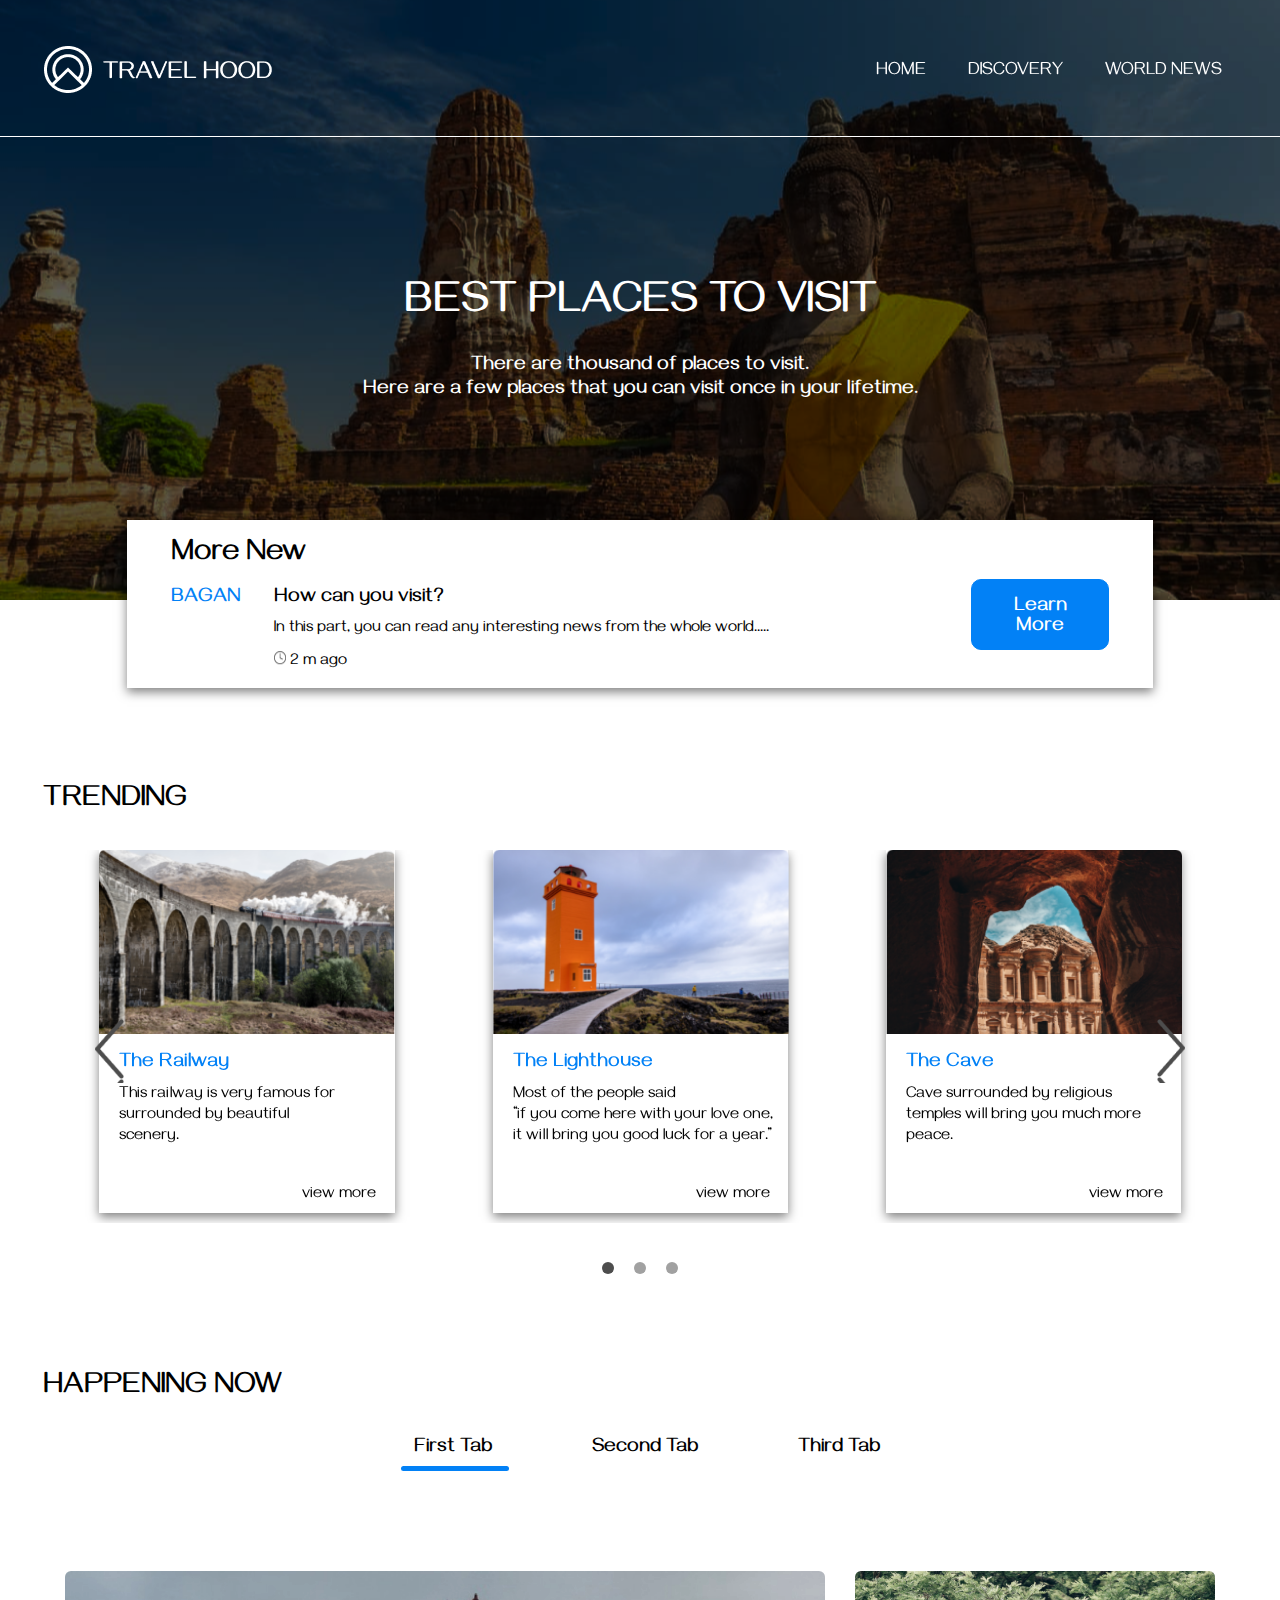
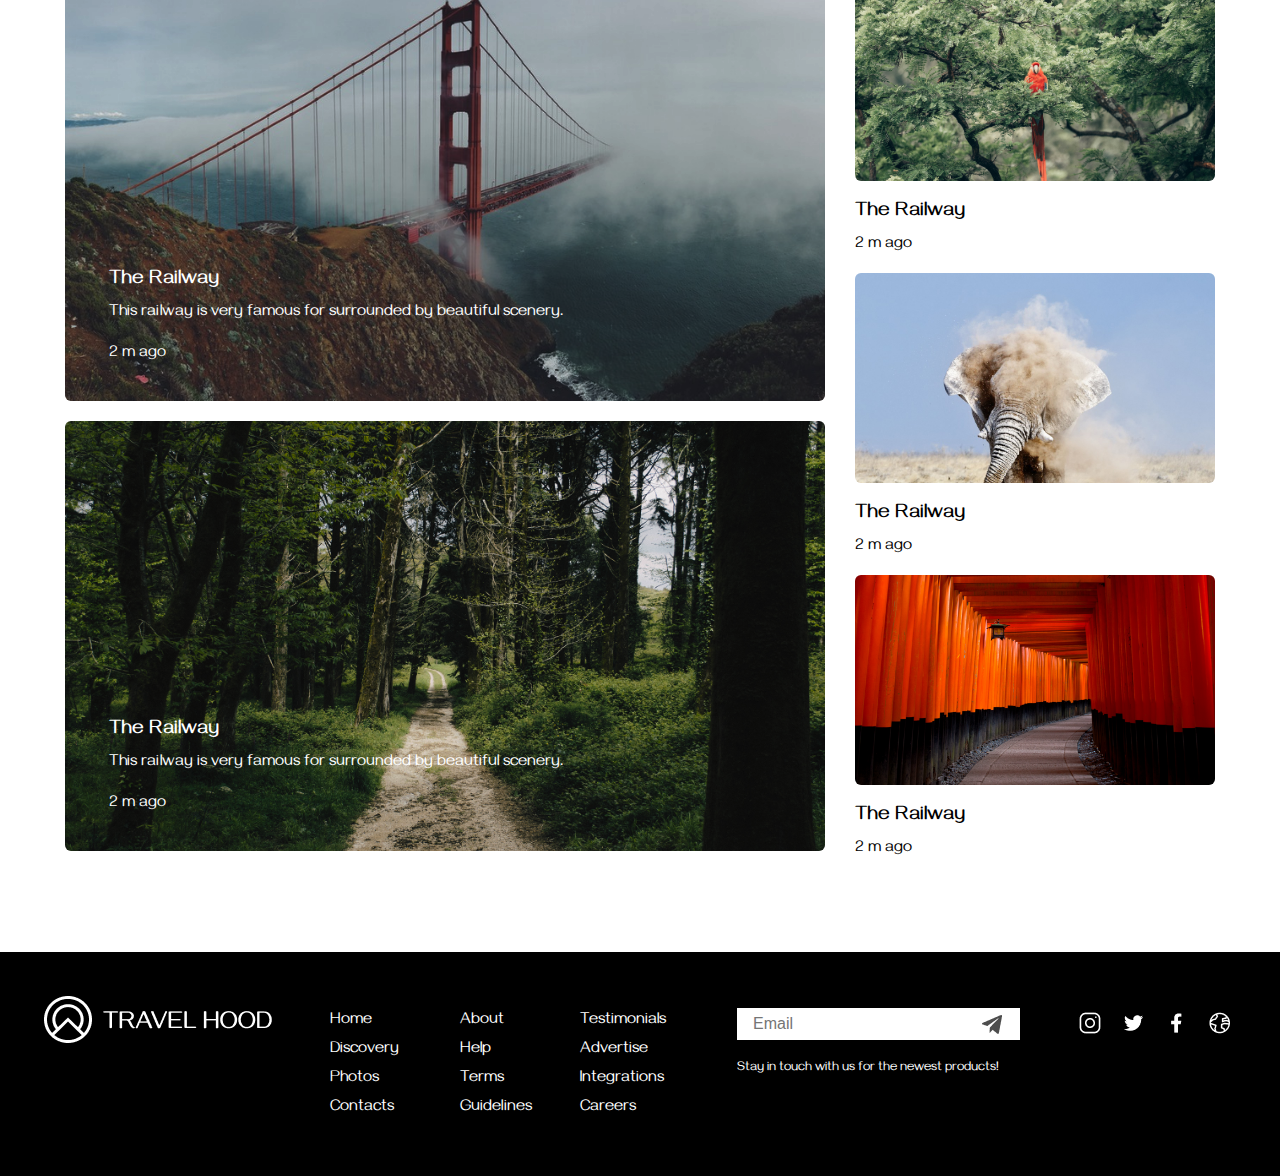
<file: index.html>
<!DOCTYPE html>
<html lang="en">

<head>
  <meta charset="UTF-8">
  <meta name="viewport" content="width=device-width, initial-scale=1.0">
  <title>Template 3</title>
  <link rel="stylesheet" href="css/reset.css">
  <link rel="stylesheet" href="css/slick.css">
  <link rel="stylesheet" href="css/common.css">
  <link rel="stylesheet" href="css/style.css">

</head>

<body>
  <div class="wrapper">
    <header>
      <div class="container">
          <h1><a href="#"><img src="img/common/original_logo.png" alt="logo"></a></h1>
          <div class="btn-gnavi">
              <span></span>
              <span></span>
              <span></span>
          </div>
          <ul class="gnav">
              <li><a href="#">HOME</a></li>
              <li><a href="discovery.html">DISCOVERY</a></li>
              <li><a href="news.html">WORLD NEWS</a></li>
          </ul>
      </div>
  </header>    <!--header-->
  
  
    <section class="sec-home-top container">
      <div class="home-banner">
        <div class="home-banner-inside">
          <h2 class="common-banner-title">BEST PLACES TO VISIT</h2>
          <p>There are thousand of places to visit.<br>
            Here are a few places that you can visit once in your lifetime.</p>
        </div>
        <div class="home-banner-float">
          <h3 class="common-title">More New</h3>
          <div class="home-banner-float-inner">
            <span class="home-banner-float-inner-left common-subtitle">BAGAN</span>
            <div class="home-banner-float-inner-middle">
              <h4>How can you visit?</h4>
              <p>In this part, you can read any interesting news from the whole world.....</p>
              <span class="common-time">2 m ago</span>
            </div>
            <p class="home-banner-float-inner-right"><a class="common-btn" href="#">Learn More</a></p>
          </div>
        </div>
      </div>
    </section><!--sec-home-top-->

    <section class="sec-home-trending container">
      <h3 class="common-title">TRENDING</h3>
      <ul class="trending">
        <li>
          <img src="img/top/trending_02.png" alt="trending">
          <h4 class="common-subtitle">The Lighthouse</h4>
          <p>Most of the people said<br class="pc">
            “if you come here with your love one,<br class="pc">
            it will bring you good luck for a year.”</p>
          <span>view more</span>
        </li>
        <li>
          <img src="img/top/trending_03.png" alt="trending">
          <h4 class="common-subtitle">The Cave</h4>
          <p>Cave surrounded by religious<br>
            temples will bring you much more
            peace.</p>
          <span>view more</span>
        </li>
        <li>
          <img src="img/top/trending_01.png" alt="trending">
          <h4 class="common-subtitle">The Railway</h4>
          <p>This railway is very famous for <br>
            surrounded by beautiful <br>
            scenery.</p>
          <span>view more</span>
        </li>
      </ul>
    </section> <!--sec-home-trending-->

    <section class="sec-home-happening container">
      <h3 class="common-title">HAPPENING NOW</h3>
      <div class="tab">
        <ul class="tab-nav">
          <li class="tab-button">
            <a href="#first-tab">First Tab</a>
          </li>
          <li class="tab-button">
            <a href="#second-tab">Second Tab</a>
          </li>
          <li class="tab-button">
            <a href="#third-tab">Third Tab</a>
          </li>
        </ul>

        <div id="tab-contents">
          <div class="tab-content" id="first-tab">
            <ul class="tab-item-left">
              <li>
                <div class="tab-img">
                  <img src="img/top/first_tap_img1.png" alt="tab-photo">
                  <div class="tab-img-letter">
                    <h4 class="common-subtitle">The Railway</h4>
                    <p>This railway is very famous for surrounded by beautiful scenery.</p>
                    <span class="common-time">2 m ago</span>
                  </div>
                </div>
              </li>
              <li>
                <div class="tab-img">
                  <img src="img/top/first_tap_img2.png" alt="tab-photo">
                  <div class="tab-img-letter">
                    <h4 class="common-subtitle">The Railway</h4>
                    <p>This railway is very famous for surrounded by beautiful scenery.</p>
                    <span class="common-time">2 m ago</span>
                  </div>
                </div>
              </li>
            </ul>
            <ul class="tab-item-right">
              <li>
                <div class="tab-img">
                  <img src="img/top/first_tap_img3.png" alt="tab-photo">
                  <div class="tab-img-letter">
                    <h4 class="common-subtitle">The Railway</h4>
                    <span class="common-time">2 m ago</span>
                  </div>
                </div>
              </li>
              <li>
                <div class="tab-img">
                  <img src="img/top/first_tap_img4.png" alt="tab-photo">
                  <div class="tab-img-letter">
                    <h4 class="common-subtitle">The Railway</h4>
                    <span class="common-time">2 m ago</span>
                  </div>
                </div>
              </li>
              <li>
                <div class="tab-img">
                  <img src="img/top/first_tap_img5.png" alt="tab-photo">
                  <div class="tab-img-letter">
                    <h4 class="common-subtitle">The Railway</h4>
                    <span class="common-time">2 m ago</span>
                  </div>
                </div>
              </li>
            </ul>
          </div>
          <div class="tab-content" id="second-tab">
            <ul class="tab-item-left">
              <li>
                <div class="tab-img">
                  <img src="img/top/second_tap_img1.png" alt="tab-photo">
                  <div class="tab-img-letter">
                    <h4 class="common-subtitle">The Railway</h4>
                    <p>This railway is very famous for surrounded by beautiful scenery.</p>
                    <span class="common-time">2 m ago</span>
                  </div>
                </div>
              </li>
              <li>
                <div class="tab-img">
                  <img src="img/top/second_tap_img2.png" alt="tab-photo">
                  <div class="tab-img-letter">
                    <h4 class="common-subtitle">The Railway</h4>
                    <p>This railway is very famous for surrounded by beautiful scenery.</p>
                    <span class="common-time">2 m ago</span>
                  </div>
                </div>
              </li>
            </ul>
            <ul class="tab-item-right">
              <li>
                <div class="tab-img">
                  <img src="img/top/second_tap_img3.png" alt="tab-photo">
                  <div class="tab-img-letter">
                    <h4 class="common-subtitle">The Railway</h4>
                    <span class="common-time">2 m ago</span>
                  </div>
                </div>
              </li>
              <li>
                <div class="tab-img">
                  <img src="img/top/second_tap_img4.png" alt="tab-photo">
                  <div class="tab-img-letter">
                    <h4 class="common-subtitle">The Railway</h4>
                    <span class="common-time">2 m ago</span>
                  </div>
                </div>
              </li>
              <li>
                <div class="tab-img">
                  <img src="img/top/second_tap_img5.png" alt="tab-photo">
                  <div class="tab-img-letter">
                    <h4 class="common-subtitle">The Railway</h4>
                    <span class="common-time">2 m ago</span>
                  </div>
                </div>
              </li>
            </ul>
          </div>
          <div class="tab-content" id="third-tab">
            <ul class="tab-item-left">
              <li>
                <div class="tab-img">
                  <img src="img/top/third_tap_img1.png" alt="tab-photo">
                  <div class="tab-img-letter">
                    <h4 class="common-subtitle">The Railway</h4>
                    <p>This railway is very famous for surrounded by beautiful scenery.</p>
                    <span class="common-time">2 m ago</span>
                  </div>
                </div>
              </li>
              <li>
                <div class="tab-img">
                  <img src="img/top/third_tap_img2.png" alt="tab-photo">
                  <div class="tab-img-letter">
                    <h4 class="common-subtitle">The Railway</h4>
                    <p>This railway is very famous for surrounded by beautiful scenery.</p>
                    <span class="common-time">2 m ago</span>
                  </div>
                </div>
              </li>
            </ul>
            <ul class="tab-item-right">
              <li>
                <div class="tab-img">
                  <img src="img/top/third_tap_img3.png" alt="tab-photo">
                  <div class="tab-img-letter">
                    <h4 class="common-subtitle">The Railway</h4>
                    <span class="common-time">2 m ago</span>
                  </div>
                </div>
              </li>
              <li>
                <div class="tab-img">
                  <img src="img/top/third_tap_img4.png" alt="tab-photo">
                  <div class="tab-img-letter">
                    <h4 class="common-subtitle">The Railway</h4>
                    <span class="common-time">2 m ago</span>
                  </div>
                </div>
              </li>
              <li>
                <div class="tab-img">
                  <img src="img/top/third_tap_img5.png" alt="tab-photo">
                  <div class="tab-img-letter">
                    <h4 class="common-subtitle">The Railway</h4>
                    <span class="common-time">2 m ago</span>
                  </div>
                </div>
              </li>
            </ul>
          </div>
        </div>
      </div>
    </section> <!--sec-home-happening-->

    <section class="sec-footer container">
      <h5 class="pc"><a href="#"><img src="img/common/original_logo.png" alt="logo"></a></h5>
      <h5 class="sp"><a href="#"><img src="img/common/sp_footer_logo.png" alt="logo"></a></h5>
      <ul class="categories">
        <li class="category">
          <ul>
            <li><a href="#">Home</a></li>
            <li><a href="discovery.html">Discovery</a></li>
            <li><a href="#">Photos</a></li>
            <li><a href="#">Contacts</a></li>
          </ul>
        </li>
        <li class="category">
          <ul>
            <li><a href="#">About</a></li>
            <li><a href="#">Help</a></li>
            <li><a href="#">Terms</a></li>
            <li><a href="#">Guidelines</a></li>
          </ul>
        </li>
        <li class="category">
          <ul>
            <li><a href="#">Testimonials</a></li>
            <li><a href="#">Advertise</a></li>
            <li><a href="#">Integrations</a></li>
            <li><a href="#">Careers</a></li>
          </ul>
        </li>
      </ul>

      <div class="subscription-form">
        <input type="email" placeholder="Email" class="email-input">
        <p class="footer-text">Stay in touch with us for the newest products!</p>
      </div>

      <ul class="social">
        <li><a href="#"><img src="img/common/ig.png" alt="ig"></a></li>
        <li><a href="#"><img src="img/common/tt.png" alt="tt"></a></li>
        <li><a href="#"><img src="img/common/fb.png" alt="fb"></a></li>
        <li><a href="#"><img src="img/common/broswer.png" alt="broswer"></a></li>
      </ul>
    </section> <!--sec-footer-->

  </div>  <!--Wrapper-->
 


  <script src="js/library/jquery-3.7.1.min.js"></script>
  <script src="js/library/slick.min.js"></script>
  <script src="js/slick.js"></script>
  <script src="js/tab.js"></script>
  <script src="js/menu.js"></script>
</body>

</html>
</file>
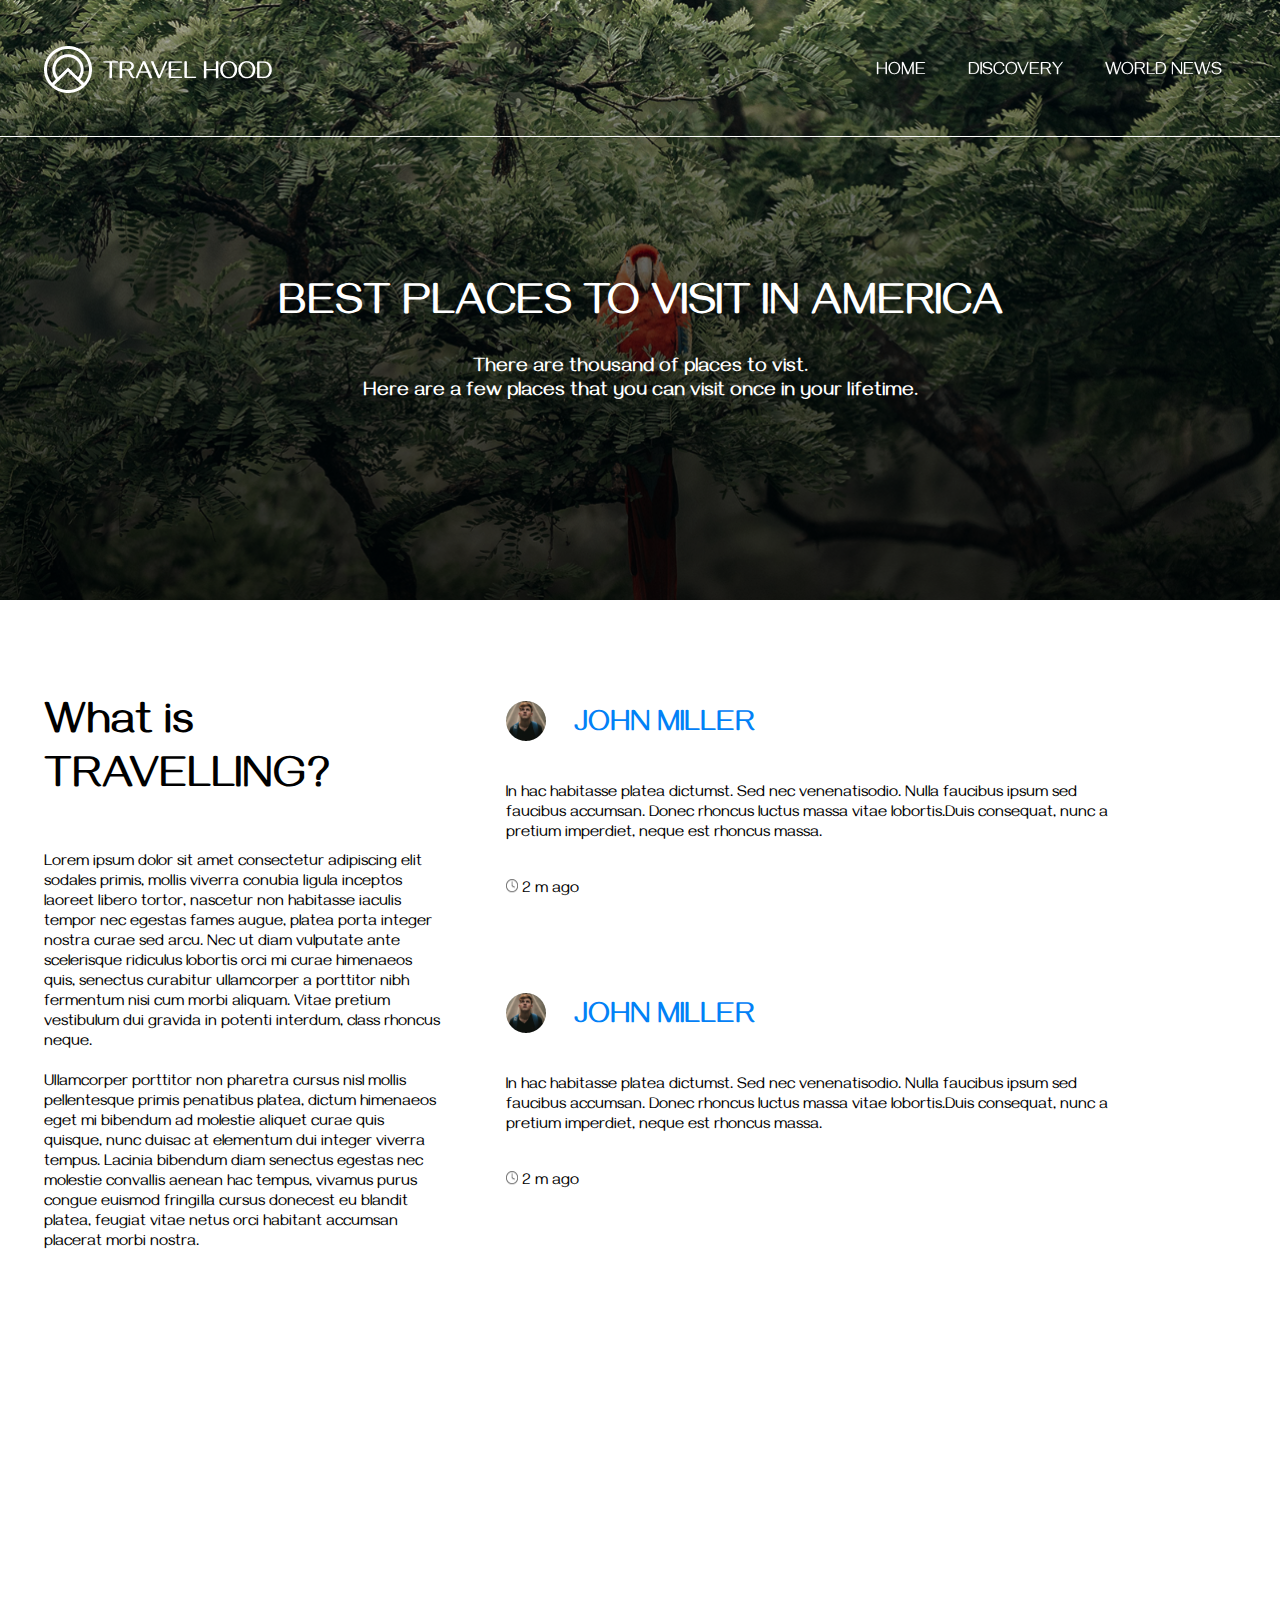
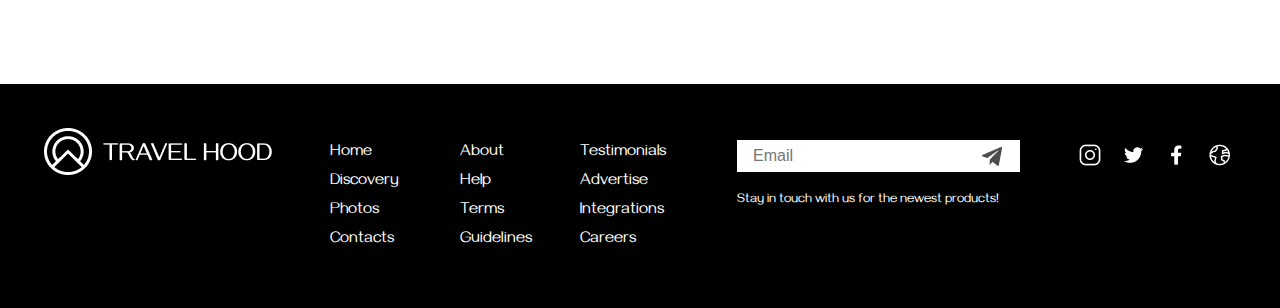
<file: discovery.html>
<!DOCTYPE html>
<html lang="en">

<head>
  <meta charset="UTF-8">
  <meta name="viewport" content="width=device-width, initial-scale=1.0">
  <title>Travel Hood</title>
  <link rel="stylesheet" href="css/reset.css">
  <link rel="stylesheet" href="css/slick.css">
  <link rel="stylesheet" href="css/common.css">
  <link rel="stylesheet" href="css/style.css">

</head>

<body>
  <div class="wrapper">

    <header>
      <div class="container">
        <h1><a href="#"><img src="img/common/original_logo.png" alt="logo"></a></h1>
        <p class="btn-gnavi">
          <span></span>
          <span></span>
          <span></span>
        </p>
        <ul class="gnav">
          <li><a href="index.html">HOME</a></li>
          <li><a href="#">DISCOVERY</a></li>
          <li><a href="news.html">WORLD NEWS</a></li>
        </ul>
      </div>
    </header> <!--header-->

    <section class="sec-discovery-banner container">
      <h2 class="common-banner-title">BEST PLACES TO VISIT IN AMERICA</h2>
      <p>There are thousand of places to vist. <br>
        Here are a few places that you can visit once in your lifetime.</p>
    </section> <!--sec-discovery-banner-->

    <section class="sec-discovery-media container">
      <div class="travelling">
        <h3>What is
          TRAVELLING?</h3>
        <p>
          Lorem ipsum dolor sit amet consectetur adipiscing elit
          sodales primis, mollis viverra conubia ligula inceptos laoreet libero tortor, nascetur non habitasse iaculis tempor nec egestas fames augue, platea porta integer nostra curae sed arcu. Nec ut diam vulputate ante scelerisque ridiculus lobortis orci mi curae himenaeos quis, senectus curabitur ullamcorper a porttitor nibh fermentum nisi cum morbi aliquam. Vitae pretium vestibulum dui gravida in potenti interdum, class rhoncus neque. <br><br>

          Ullamcorper porttitor non pharetra cursus nisl mollis pellentesque primis penatibus platea, dictum himenaeos eget mi bibendum ad molestie aliquet curae quis quisque, nunc duisac at elementum dui integer viverra tempus. Lacinia bibendum diam senectus egestas nec molestie convallis aenean hac tempus, vivamus purus congue euismod fringilla cursus donecest eu blandit platea, feugiat vitae netus orci habitant accumsan placerat morbi nostra.
        </p>
      </div>
      <div class="media">
        <ul>
          <li>
            <h4 class="person-name">JOHN MILLER</h4>
            <p>In hac habitasse platea dictumst. Sed nec venenatisodio. Nulla faucibus ipsum sed faucibus accumsan. Donec rhoncus luctus massa vitae lobortis.Duis consequat, nunc a pretium imperdiet, neque est rhoncus massa.</p>
            <span class="common-time">2 m ago</span>
          </li>
          <li>
            <h4 class="person-name">JOHN MILLER</h4>
            <p>In hac habitasse platea dictumst. Sed nec venenatisodio. Nulla faucibus ipsum sed faucibus accumsan. Donec rhoncus luctus massa vitae lobortis.Duis consequat, nunc a pretium imperdiet, neque est rhoncus massa.</p>
            <span class="common-time">2 m ago</span>
          </li>
        </ul>
        <iframe src="https://www.youtube.com/embed/h5IbZdTGxhk?si=4VELw1cideZasniO" title="YouTube video player" allow="accelerometer; autoplay; clipboard-write; encrypted-media; gyroscope; picture-in-picture; web-share" referrerpolicy="strict-origin-when-cross-origin" allowfullscreen></iframe>
      </div>
    </section> <!--sec-discovery-media-->

    <section class="sec-footer container">
      <h5 class="pc"><a href="#"><img src="img/common/original_logo.png" alt="logo"></a></h5>
      <h5 class="sp"><a href="#"><img src="img/common/sp_footer_logo.png" alt="logo"></a></h5>
      <ul class="categories">
        <li class="category">
          <ul>
            <li><a href="index.html">Home</a></li>
            <li><a href="#">Discovery</a></li>
            <li><a href="#">Photos</a></li>
            <li><a href="#">Contacts</a></li>
          </ul>
        </li>
        <li class="category">
          <ul>
            <li><a href="#">About</a></li>
            <li><a href="#">Help</a></li>
            <li><a href="#">Terms</a></li>
            <li><a href="#">Guidelines</a></li>
          </ul>
        </li>
        <li class="category">
          <ul>
            <li><a href="#">Testimonials</a></li>
            <li><a href="#">Advertise</a></li>
            <li><a href="#">Integrations</a></li>
            <li><a href="#">Careers</a></li>
          </ul>
        </li>
      </ul>

      <div class="subscription-form">
        <input type="email" placeholder="Email" class="email-input">
        <p class="footer-text">Stay in touch with us for the newest products!</p>
      </div>

      <ul class="social">
        <li><a href="#"><img src="img/common/ig.png" alt="ig"></a></li>
        <li><a href="#"><img src="img/common/tt.png" alt="tt"></a></li>
        <li><a href="#"><img src="img/common/fb.png" alt="fb"></a></li>
        <li><a href="#"><img src="img/common/broswer.png" alt="broswer"></a></li>
      </ul>
    </section> <!--sec-footer-->

  </div>




  <script src="js/library/jquery-3.7.1.min.js"></script>
  <script src="js/library/slick.min.js"></script>
  <script src="js/slick.js"></script>
  <script src="js/menu.js"></script>
</body>

</html>
</file>
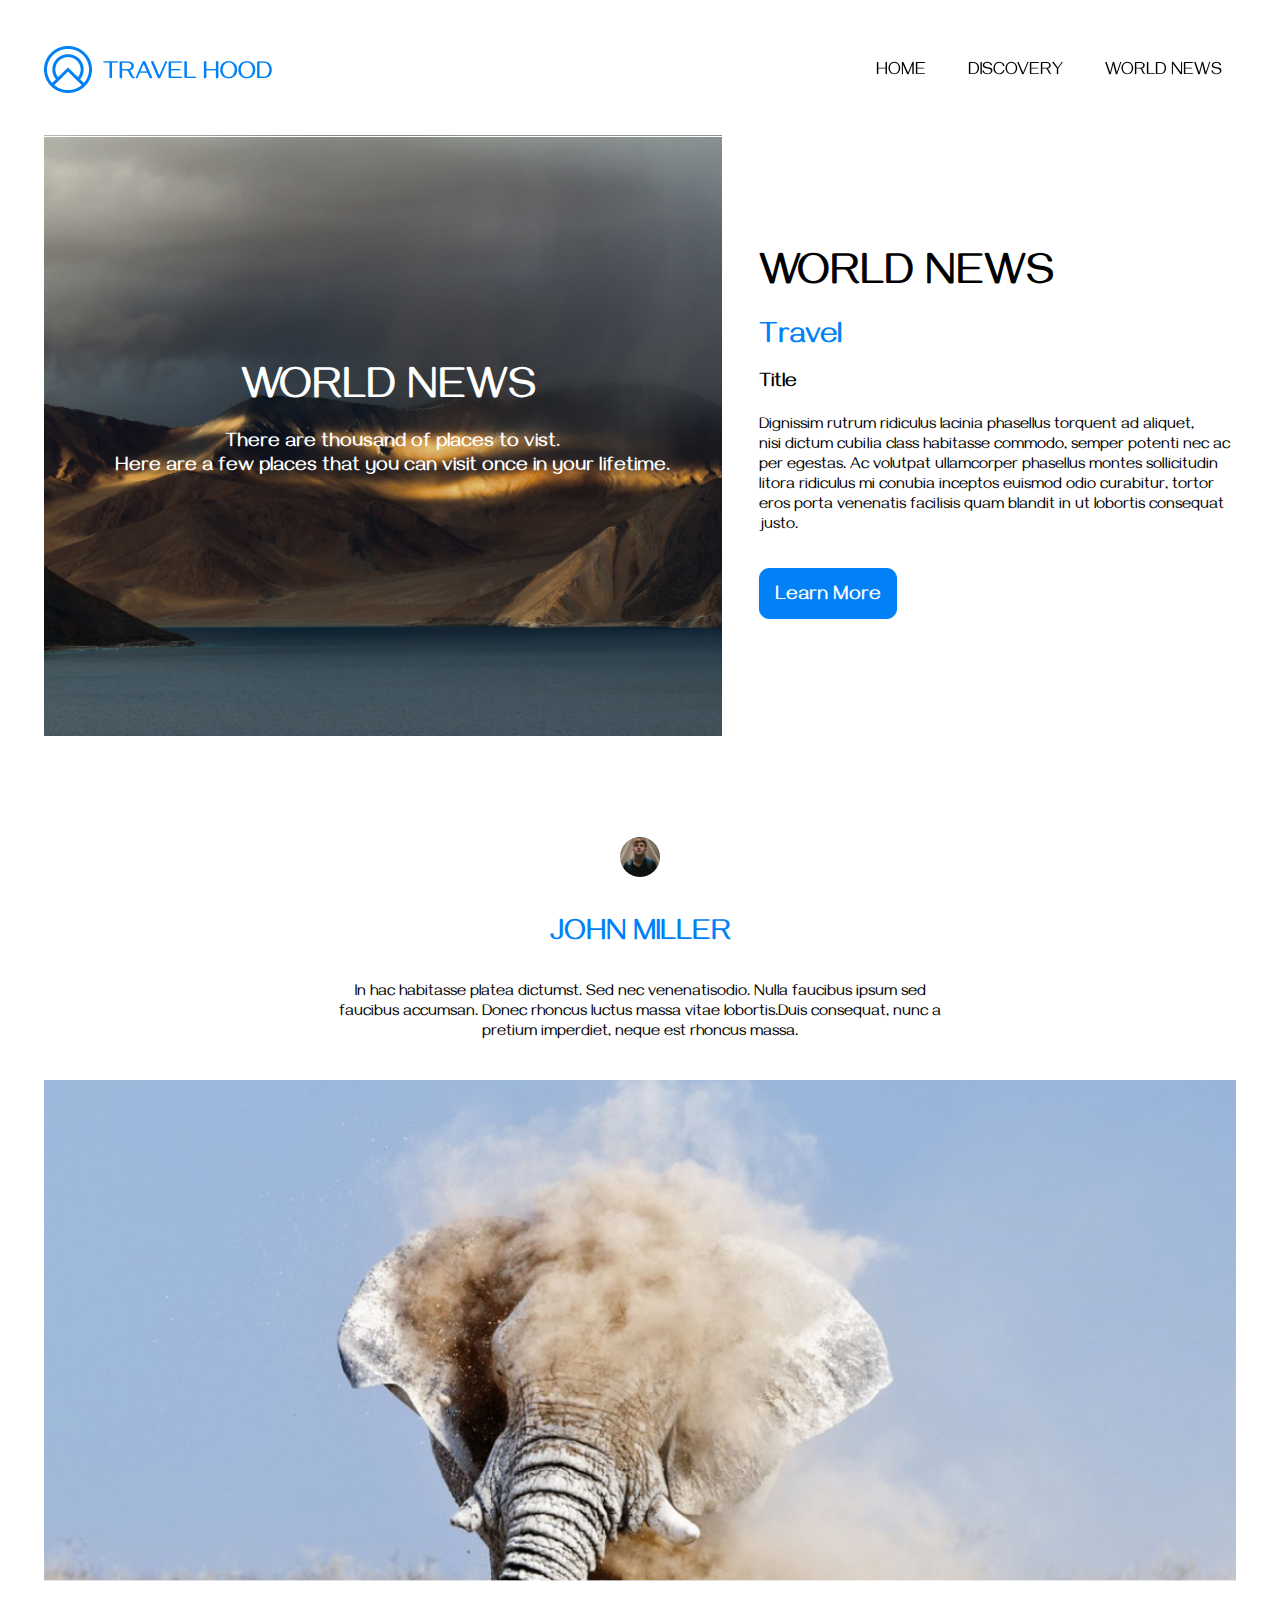
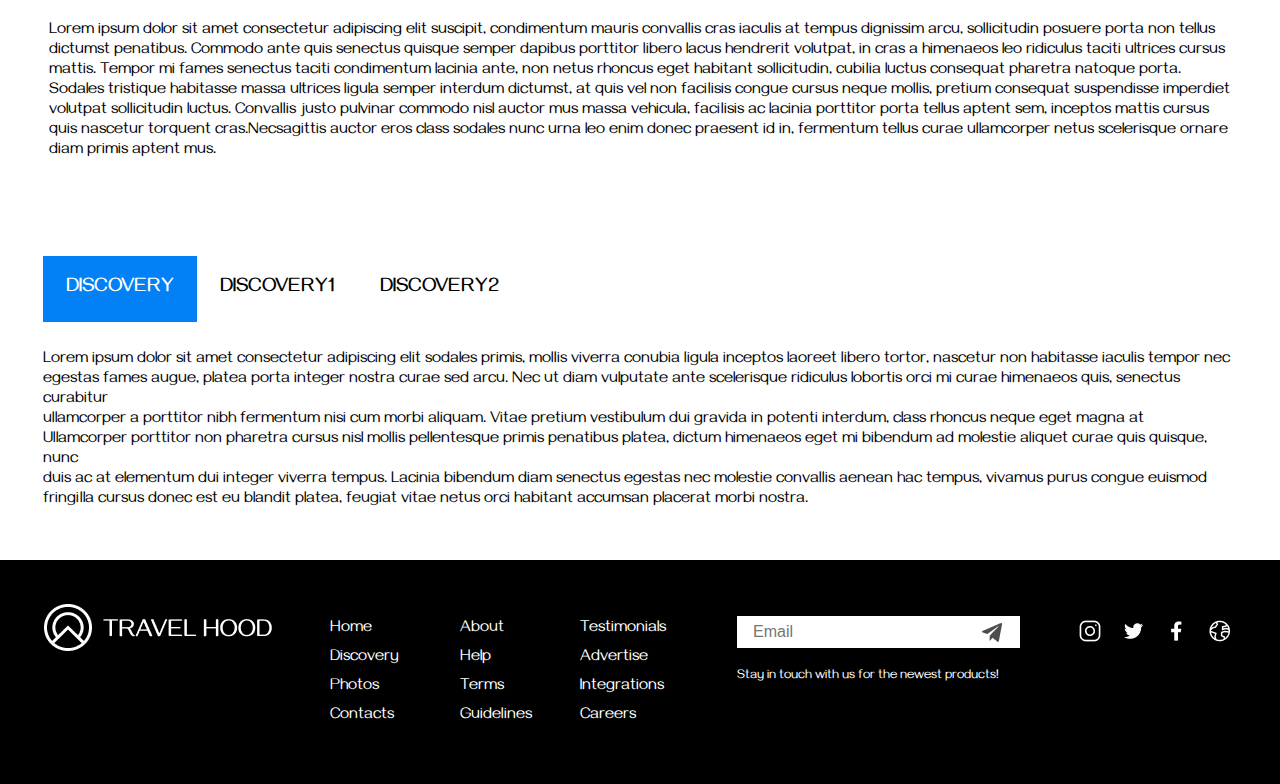
<file: news.html>
<!DOCTYPE html>
<html lang="en">

<head>
  <meta charset="UTF-8">
  <meta name="viewport" content="width=device-width, initial-scale=1.0">
  <title>Travel Hood</title>
  <link rel="stylesheet" href="css/reset.css">
  <link rel="stylesheet" href="css/slick.css">
  <link rel="stylesheet" href="css/common.css">
  <link rel="stylesheet" href="css/style.css">
</head>

<body>
  <header class="news-header">
    <div class="container">
      <h1><a href="#"><img src="img/news/logo.png" alt="logo"></a></h1>
      <p class="btn-gnavi">
        <span></span>
        <span></span>
        <span></span>
      </p>
      <ul class="gnav">
        <li><a href="index.html">HOME</a></li>
        <li><a href="discovery.html">DISCOVERY</a></li>
        <li><a href="#">WORLD NEWS</a></li>
      </ul>
    </div>
  </header> <!--news-header-->

  <section class="sec-news-banner container">
    <div class="banner-left">
      <img src="img/news/bg.png" alt="bg">
      <div class="banner-left-text">
        <h2 class="common-banner-title">WORLD NEWS</h2>
        <p>There are thousand of places to vist. <br>
          Here are a few places that you can visit once in your lifetime.</p>
      </div>
    </div>

    <div class="banner-right">
      <h2 class="common-banner-title">WORLD NEWS</h2>
      <h3 class="person-name">Travel</h3>
      <h4 class="common-subtitle">Title</h4>
      <p>Dignissim rutrum ridiculus lacinia phasellus torquent ad aliquet, <br class="pc">
        nisi dictum cubilia class habitasse commodo, semper potenti nec ac
        per egestas. Ac volutpat ullamcorper phasellus montes sollicitudin
        litora ridiculus mi conubia inceptos euismod odio curabitur, tortor
        eros porta venenatis facilisis quam blandit in ut lobortis consequat
        justo.</p>
      <p><a class="common-btn" href="#">Learn More</a></p>
    </div>
  </section> <!--sec-news-banner-->

  <section class="sec-news-people container">
    <img src="img/common/person.png" alt="person">
    <h4 class="person-name">JOHN MILLER</h4>
    <p>In hac habitasse platea dictumst. Sed nec venenatisodio. Nulla faucibus ipsum sed <br class="pc"> faucibus accumsan. Donec rhoncus luctus massa vitae lobortis.Duis consequat, nunc a <br class="pc">pretium imperdiet, neque est rhoncus massa.</p>
  </section> <!--sec-news-people-->

  <section class="sec-news-elephant container">
    <img src="img/news/elephant.png" alt="elephant">
    <p class="pc">Lorem ipsum dolor sit amet consectetur adipiscing elit suscipit, condimentum mauris convallis cras iaculis at tempus dignissim arcu, sollicitudin posuere porta non tellus dictumst penatibus. Commodo ante quis senectus quisque semper dapibus porttitor libero lacus hendrerit volutpat, in cras a himenaeos leo ridiculus taciti ultrices cursus mattis. Tempor mi fames senectus taciti condimentum lacinia ante, non netus rhoncus eget habitant sollicitudin, cubilia luctus consequat pharetra natoque porta. Sodales tristique habitasse massa ultrices ligula semper interdum dictumst, at quis vel non facilisis congue cursus neque mollis, pretium consequat suspendisse imperdiet volutpat sollicitudin luctus.
      Convallis justo pulvinar commodo nisl auctor mus massa vehicula, facilisis ac lacinia porttitor porta tellus aptent sem, inceptos mattis cursus quis nascetur torquent cras.Necsagittis auctor eros class sodales nunc urna leo enim donec praesent id in, fermentum tellus curae ullamcorper netus scelerisque ornare diam primis aptent mus.</p>
  </section> <!--sec-news-elephant-->

  <section class="sec-news-tab container">
    <div class="tab">
      <ul class="tab-nav">
        <li class="tab-button">
          <a href="#discovery">DISCOVERY</a>
        </li>
        <li class="tab-button">
          <a href="#discovery1">DISCOVERY1</a>
        </li>
        <li class="tab-button">
          <a href="#discovery2">DISCOVERY2</a>
        </li>
      </ul>


      <ul id="tab-contents">
        <li class="tab-content" id="discovery">
          <p>Lorem ipsum dolor sit amet consectetur adipiscing elit sodales primis, mollis viverra conubia ligula inceptos laoreet libero tortor, nascetur non habitasse iaculis tempor nec
            egestas fames augue, platea porta integer nostra curae sed arcu. Nec ut diam vulputate ante scelerisque ridiculus lobortis orci mi curae himenaeos quis, senectus curabitur <br class="pc">
            ullamcorper a porttitor nibh fermentum nisi cum morbi aliquam. Vitae pretium vestibulum dui gravida in potenti interdum, class rhoncus neque eget magna at <br class="pc">
            Ullamcorper porttitor non pharetra cursus nisl mollis pellentesque primis penatibus platea, dictum himenaeos eget mi bibendum ad molestie aliquet curae quis quisque, nunc <br class="pc">
            duis ac at elementum dui integer viverra tempus. Lacinia bibendum diam senectus egestas nec molestie convallis aenean hac tempus, vivamus purus congue euismod
            fringilla cursus donec est eu blandit platea, feugiat vitae netus orci habitant accumsan placerat morbi nostra.</p>
        </li>
        <li class="tab-content" id="discovery1">
          <p>Lorem ipsum dolor sit amet consectetur adipiscing elit sodales primis, mollis viverra conubia ligula inceptos laoreet libero tortor, nascetur non habitasse iaculis tempor nec
            egestas fames augue, platea porta integer nostra curae sed arcu. Nec ut diam vulputate ante scelerisque ridiculus lobortis orci mi curae himenaeos quis, senectus curabitur <br class="pc">
            ullamcorper a porttitor nibh fermentum nisi cum morbi aliquam. Vitae pretium vestibulum dui gravida in potenti interdum, class rhoncus neque eget magna at <br class="pc">
            Ullamcorper porttitor non pharetra cursus nisl mollis pellentesque primis penatibus platea, dictum himenaeos eget mi bibendum ad molestie aliquet curae quis quisque, nunc <br class="pc">
            duis ac at elementum dui integer viverra tempus. Lacinia bibendum diam senectus egestas nec molestie convallis aenean hac tempus, vivamus purus congue euismod
            fringilla cursus donec est eu blandit platea, feugiat vitae netus orci habitant accumsan placerat morbi nostra.</p>
        </li>
        <li class="tab-content" id="discovery2">
          <p>Lorem ipsum dolor sit amet consectetur adipiscing elit sodales primis, mollis viverra conubia ligula inceptos laoreet libero tortor, nascetur non habitasse iaculis tempor nec
            egestas fames augue, platea porta integer nostra curae sed arcu. Nec ut diam vulputate ante scelerisque ridiculus lobortis orci mi curae himenaeos quis, senectus curabitur <br class="pc">
            ullamcorper a porttitor nibh fermentum nisi cum morbi aliquam. Vitae pretium vestibulum dui gravida in potenti interdum, class rhoncus neque eget magna at <br class="pc">
            Ullamcorper porttitor non pharetra cursus nisl mollis pellentesque primis penatibus platea, dictum himenaeos eget mi bibendum ad molestie aliquet curae quis quisque, nunc <br class="pc">
            duis ac at elementum dui integer viverra tempus. Lacinia bibendum diam senectus egestas nec molestie convallis aenean hac tempus, vivamus purus congue euismod
            fringilla cursus donec est eu blandit platea, feugiat vitae netus orci habitant accumsan placerat morbi nostra.</p>
        </li>
      </ul>
  </section> <!--sec-news-tab-->

  <section class="sec-footer container">
    <h5 class="pc"><a href="#"><img src="img/common/original_logo.png" alt="logo"></a></h5>
    <h5 class="sp"><a href="#"><img src="img/common/sp_footer_logo.png" alt="logo"></a></h5>
    <ul class="categories">
      <li class="category">
        <ul>
          <li><a href="index.html">Home</a></li>
          <li><a href="discovery.html">Discovery</a></li>
          <li><a href="#">Photos</a></li>
          <li><a href="#">Contacts</a></li>
        </ul>
      </li>
      <li class="category">
        <ul>
          <li><a href="#">About</a></li>
          <li><a href="#">Help</a></li>
          <li><a href="#">Terms</a></li>
          <li><a href="#">Guidelines</a></li>
        </ul>
      </li>
      <li class="category">
        <ul>
          <li><a href="#">Testimonials</a></li>
          <li><a href="#">Advertise</a></li>
          <li><a href="#">Integrations</a></li>
          <li><a href="#">Careers</a></li>
        </ul>
      </li>
    </ul>

    <div class="subscription-form">
      <input type="email" placeholder="Email" class="email-input">
      <p class="footer-text">Stay in touch with us for the newest products!</p>
    </div>

    <ul class="social">
      <li><a href="#"><img src="img/common/ig.png" alt="ig"></a></li>
      <li><a href="#"><img src="img/common/tt.png" alt="tt"></a></li>
      <li><a href="#"><img src="img/common/fb.png" alt="fb"></a></li>
      <li><a href="#"><img src="img/common/broswer.png" alt="broswer"></a></li>
    </ul>
  </section> <!--sec-footer-->

  <script src="js/library/jquery-3.7.1.min.js"></script>
  <script src="js/library/slick.min.js"></script>
  <script src="js/tab.js"></script>
  <script src="js/menu.js"></script>
</body>

</html>
</file>
<file: css/common.css>
@charset "UTF-8";

* {
  box-sizing: border-box;
}

.sp {
  display: none;
}

body {
  margin: 0;
  padding: 0;
  color: #ffffff;
  font-family: 'Gayathri', sans-serif;
  font-size: 16px;
  font-weight: 400;
}

@font-face {
  font-family: 'Gayathri';
  font-weight: 200;
  src: url('../fonts/Gayathri-Thin.ttf') format('truetype');
  font-style: normal;
}

@font-face {
  font-family: 'Gayathri';
  font-weight: 400;
  src: url('../fonts/Gayathri-Regular.ttf') format('truetype');
  font-style: normal;
}

@font-face {
  font-family: 'Gayathri';
  font-weight: 700;
  src: url('../fonts/Gayathri-Bold.ttf') format('truetype');
  font-style: normal;
}

.wrapper {
  margin: 0 auto;
  max-width: 1920px;
}

.container {
  width: 1280px;
  margin: 0 auto;
}

a {
  display: inline-block;
  color: #ffffff;
  font-family: 'Gayathri', sans-serif;
  font-size: 16px;
  font-weight: 400;
  -webkit-tap-highlight-color: transparent;
}

a:hover {
  transition: 0.4s;
}

.person-name {
  color: #0281F6;
  font-size: 30px;
  font-weight: 700;
}

.common-banner-title {
  margin-bottom: 27px;
  font-size: 45px;
  font-weight: 700;
}

.common-title {
  color: #000000;
  font-size: 30px;
  font-weight: 700;
}

.common-subtitle {
  color: #0281F6;
  font-size: 20px;
  font-weight: 700;
  text-align: left;
}

.common-btn {
  padding: 18px 15px 11px 15px;
  border: 1px solid #0281F6;
  background-color: #0281F6;
  font-size: 20px;
  font-weight: 700;
  border-radius: 10px;
  -webkit-tap-highlight-color: transparent;
}

.common-btn:hover {
  background-color: transparent;
  color: #0281F6;
}

.common-date {
  color: #4D4D4D;
  font-size: 16px;
}

/*header*/
header {
  position: fixed;
  top: 0;
  left: 0;
  z-index: 1000;
  width: 100%;
  color: #fff;
  border-bottom: 1px solid #FFFFFF;
}

header .container {
  display: flex;
  justify-content: space-between;
  align-items: center;
  padding: 38px 58px 30px 44px;
}

.gnav {
  display: flex;
}

.gnav a {
  padding: 25px 0 25px 0;
  font-size: 18px;
  -webkit-tap-highlight-color: transparent;
}

.gnav li+li {
  padding-left: 42px;
}

.gnav a:hover {
  font-weight: 700;
}

.btn-gnavi {
  z-index: 1500;
  -webkit-tap-highlight-color: transparent;
}


/*header end*/


/*footer section*/

.sec-footer {
  display: flex;
  flex-wrap: wrap;
  padding: 44px 44px 60px 44px;
  background-color: #000000;
}

.subscription-form {
  width: 283px;
  margin: 12px 0 0 27px;
}

.email-input {
  width: 100%;
  margin-bottom: 22px;
  padding: 7px 0 7px 16px;
  border: none;
  background: url("../img/common/paper_plane.png") no-repeat;
  background-color: #FFFFFF;
  background-size: 20px 18.87px;
  background-position: 245px;
  font-size: 16px;
  font-weight: 400;
  outline: none;
  border-radius: 0;
}

.footer-text {
  color: #FFFFFF;
  font-size: 13px;
}

.categories {
  display: flex;
  margin: 17px 0 0 57px;
}

.category {
  width: 110px;
  margin-right: 20px;
}

.category:nth-child(2) {
  margin-right: 10px;
}

.category li+li {
  margin-top: 13px;
}

.social {
  display: flex;
  margin: 12px 0 0 55px;
}

.social li {
  margin-right: 12px;
}

.social li:last-child {
  margin-right: 0;
}

/*footer end*/



@media screen and (min-width:768px) and (max-width:1200px) {

  a {
    display: inline-block;
    color: #ffffff;
    font-family: 'Gayathri', sans-serif;
    font-size: 2.083vw;
    font-weight: 400;
    -webkit-tap-highlight-color: transparent;
  }

  a:hover {
    transition: 0.4s;
  }

  .person-name {
    color: #0281F6;
    font-size: 3.906vw;
    font-weight: 700;
  }

  .common-banner-title {
    margin-bottom: 3.516vw;
    font-size: 5.859vw;
    font-weight: 700;
  }

  .common-title {
    color: #000000;
    font-size: 3.906vw;
    font-weight: 700;
  }

  .common-subtitle {
    color: #0281F6;
    font-size: 2.604vw;
    font-weight: 700;
    text-align: left;
  }

  .common-btn {
    padding: 2.344vw 1.953vw 1.432vw 1.953vw;
    border: 0.13vw solid #0281F6;
    background-color: #0281F6;
    font-size: 2.604vw;
    font-weight: 700;
    border-radius: 1.302vw;
    -webkit-tap-highlight-color: transparent;
  }

  .common-btn:hover {
    background-color: transparent;
    color: #0281F6;
  }

  .common-date {
    color: #4D4D4D;
    font-size: 2.083vw;
  }

  /*header*/

  .sp {
    display: none;
  }

  header {
    position: fixed;
    top: 0;
    left: 0;
    width: 100%;
    color: #fff;
    border-bottom: 0.1vw solid #FFFFFF;
  }

  header .container {
    display: flex;
    justify-content: space-between;
    align-items: center;
    padding: 4.9vw 5.7vw 3.9vw 5.7vw;
  }

  .gnav {
    display: flex;
    padding-right: 2vw;
  }

  .gnav a {
    padding: 3.3vw 0 3.3vw 0;
    font-size: 2.3vw;
  }

  .gnav li+li {
    padding-left: 2.9vw;
  }

  .gnav a:hover {
    font-weight: 700;
  }


  /*header end*/

  /*footer section*/

  .sec-footer {
    display: flex;
    flex-wrap: wrap;
    padding: 5.7vw 5.7vw 7.8vw 5.7vw;
    background-color: #000000;
  }

  .subscription-form {
    width: 264px;
    margin: 53.8px 0 0 0px;
  }

  .email-input {
    width: 100%;
    margin-bottom: 2.9vw;
    padding: 0.9vw 0 0.9vw 2.1vw;
    border: none;
    background: url("../img/common/paper_plane.png") no-repeat;
    background-color: #FFFFFF;
    background-size: 2.6vw 2.5vw;
    background-position: 28.9vw;
    font-size: 2.1vw;
    font-weight: 400;
    outline: none;
    border-radius: 0;
  }

  .footer-text {
    color: #FFFFFF;
    font-size: 1.7vw;
  }

  .categories {
    display: flex;
    margin: 2.2vw 0 0 16.8vw;
  }

  .category {
    width: 12.2vw;
    margin-right: 3vw;
  }

  .category:nth-child(2) {
    margin-right: 2.1vw;
  }

  .category:last-child {
    margin-right: 0;
  }

  .category li+li {
    margin-top: 1.7vw;
  }

  .social {
    display: flex;
    margin: 6.9vw 0 0 33.2vw;
  }

  .social li {
    margin-right: 1.6vw;
  }

  .social li:last-child {
    margin-right: 0;
  }

  /*footer end*/

}


@media screen and (max-width: 767.9px) {


  a {
    display: inline-block;
    color: #ffffff;
    font-family: 'Gayathri', sans-serif;
    font-size: 2.5vw;
    font-weight: 400;
    -webkit-tap-highlight-color: transparent;
  }

  a:hover {
    transition: 0.4s;
  }

  .person-name {
    color: #0281F6;
    font-size: 4.688vw;
    font-weight: 700;
  }

  .common-banner-title {
    margin-bottom: 4.219vw;
    font-size: 7.031vw;
    font-weight: 700;
  }

  .common-title {
    color: #000000;
    font-size: 4.688vw;
    font-weight: 700;
  }

  .common-subtitle {
    color: #0281F6;
    font-size: 3.125vw;
    font-weight: 700;
    text-align: left;
  }

  .common-btn {
    padding: 2.813vw 2.344vw 1.719vw 2.344vw;
    border: 0.156vw solid #0281F6;
    background-color: #0281F6;
    font-size: 3.125vw;
    font-weight: 700;
    border-radius: 1.563vw;
    -webkit-tap-highlight-color: transparent;
  }

  .common-btn:hover {
    background-color: transparent;
    color: #0281F6;
  }

  .common-date {
    color: #4D4D4D;
    font-size: 2.5vw;
  }

  .pc {
    display: none;
  }

  .sp {
    display: block;
  }

  /*header*/
  header {
    position: fixed;
    top: 0;
    left: 0;
    width: 100%;
    color: #fff;
    border-bottom: 1px solid #FFFFFF;
  }

  header .container {
    display: flex;
    justify-content: space-between;
    align-items: center;
    padding: 44px 44px 40px 44px;
  }

  .gnav {
    position: absolute;
    top: -273px;
    left: 0;
    flex-direction: column;
    z-index: 1000;
    width: 100%;
    height: 273px;
    padding: 89px 0 0 0;
    background-color: #FFFFFF;
    transition: top 400ms ease;
  }

  .gnav li+li {
    margin-top: 10.003px;
  }

  .btn-gnavi {
    position: relative;
    width: 25px;
    height: 16px;
    cursor: pointer;
    transition: all 400ms;
  }

  .btn-gnavi span {
    position: absolute;
    width: 26px;
    height: 2px;
    background: #FFFFFF;
    transition: all 400ms;
  }

  .btn-gnavi span:nth-child(1) {
    top: 0px;
  }

  .btn-gnavi span:nth-child(2) {
    top: 8px;
  }

  .btn-gnavi span:nth-child(3) {
    top: 16px;
  }

  .btn-gnavi.hb-open span:nth-child(1) {
    width: 30px;
    background-color: #000000;
    transform: translate(0, 8px) rotate(45deg);
  }

  .btn-gnavi.hb-open span:nth-child(2) {
    display: none;
  }

  .btn-gnavi.hb-open span:nth-child(3) {
    width: 30px;
    background-color: #000000;
    transform: translate(0, -8px) rotate(-45deg);
  }

  .gnav li {
    width: 360px;
    margin: 0 auto;
    padding: 16.64px 0;
    text-align: center;
    border-bottom: 2px solid #D7D7D7;
  }

  .gnav li:last-child {
    border-bottom: none;
  }

  .gnav {
    display: flex;
  }

  .gnav a {
    padding: 0 0 2px 0;
    color: #000000;
    font-size: 18px;
  }

  .gnav li+li {
    padding-left: 0px;
  }

  .gnav a:hover {
    font-weight: 700;
  }

  /*menu end*/

  /*footer section*/

  .sec-footer {
    display: flex;
    flex-wrap: wrap;
    padding: 44px 44px 49.92px 44px;
    background-color: #000000;
  }

  .sec-footer h5 a img {
    width: 100%;
  }

  .subscription-form {
    width: 264px;
    margin: 57px 0 0 0px;
  }

  .email-input {
    width: 100%;
    margin-bottom: 18.56px;
    padding: 5.76px 0 5.76px 20px;
    border: none;
    background: url("../img/common/paper_plane.png") no-repeat;
    background-color: #FFFFFF;
    background-size: 22px 18.45px;
    background-position: 220px;
    font-size: 16px;
    font-weight: 400;
    outline: none;
    border-radius: 0;
  }

  .footer-text {
    color: #FFFFFF;
    font-size: 13px;
  }

  .categories {
    display: flex;
    margin: 14.08px 0 0 78px;
  }

  .category {
    width: 78.08px;
    margin-right: 40px;
  }

  .category:nth-child(2) {
    margin-right: 35px;
  }

  .category:last-child {
    margin-right: 0;
  }

  .category li+li {
    margin-top: 13px;
  }

  .social {
    display: flex;
    margin: 55px 0 0 126px;
  }

  .social li {
    margin-right: 12px;
  }

  .social li:last-child {
    margin-right: 0;
  }

  /*footer end*/
}
</file>
<file: css/style.css>
/*Home Page Start*/

.home-banner {
  padding: 283px 0 197px 0;
  background: url("../img/top/home_bg.png") no-repeat center center;
  background-size: cover;
  color: white;
  text-align: center;
}

.home-banner-inside p {
  line-height: 1.2;
}

.home-banner-inside {
  position: relative;
  font-size: 20px;
  font-weight: 700;
}

.home-banner-float {
  position: absolute;
  top: 520px;
  left: 50%;
  width: 1026px;
  padding: 21px 44px 0px 44px;
  box-shadow: 0px 4px 10px rgba(0, 0, 0, 0.5);
  background-color: #fff;
  color: #000000;
  transform: translateX(-50%);
}

.home-banner-float h3 {
  text-align: left;
}


.home-banner-float h4 {
  font-size: 20px;
  font-weight: 700;
}

.home-banner-float-inner-left {
  width: 93px;
  padding: 18px 0;
  color: #0281F6;
  font-size: 20px;
  font-weight: 700;
  text-align: left;
}

.home-banner-float-inner {
  display: flex;
  justify-content: left;
}

.home-banner-float-inner-middle {
  width: 660px;
  margin-left: 10px;
  padding: 18px 0;
  text-align: left;
}

.home-banner-float-inner-middle h4 {
  margin-bottom: 12px;
}

.home-banner-float-inner-middle p {
  margin-bottom: 17px;
}

.home-banner-float-inner-middle span {
  position: relative;
  padding: 8px 0 10px 16px;
}

.home-banner-float-inner-middle span::before {
  position: absolute;
  top: 40%;
  left: 0;
  width: 12px;
  height: 13px;
  background: url("../img/top/clock_icon.png") center;
  background-size: contain;
  content: "";
  transform: translateY(-60%);
}

.home-banner-float-inner-right {
  margin: 8px 0 0 38px;
}


/*Trending section*/

.sec-home-trending {
  padding: 187px 0 90px 0;
}

.sec-home-trending h3 {
  margin-left: 43px;
}

.trending li {
  padding-bottom: 10px;
  color: #000000;
}

.trending li h4 {
  padding: 20px 0 0 20px;
}

.trending li p {
  line-height: 1.3;
  padding: 11px 0 0 20px;
  text-align: left;
}

.trending li span {
  display: inline-block;
  margin: 40px 0 0 203px;
}

.trending {
  padding-top: 33px;
}


/*tab section*/

.sec-home-happening {
  padding-bottom: 95px;
}

.sec-home-happening h3 {
  margin-left: 43px;
}

.sec-home-happening .tab-nav {
  display: flex;
  justify-content: center;
  margin-top: 35px;
  padding-bottom: 50px;
  text-align: center;
}

.sec-home-happening .tab-nav li+li {
  margin-left: 100px;
}

.sec-home-happening .tab-nav li a {
  color: #000000;
  font-size: 20px;
  font-weight: 700;
}

.sec-home-happening .tab-nav li {
  position: relative;
}

.sec-home-happening .tab-nav li.active:after {
  position: absolute;
  top: 27px;
  left: 0;
  width: 108px;
  height: 5px;
  background-color: #0281F6;
  content: "";
  border-radius: 10px;
}

.sec-home-happening .tab-nav li:first-child {
  padding-left: 13px;
}

.sec-home-happening .tab-content {
  padding: 62px 65px 0 65px;
}

.sec-home-happening .tab-item-left li {
  position: relative;
  width: 760px;
  height: 430px;
}

.sec-home-happening .tab-item-left li .tab-img-letter {
  position: absolute;
  top: 300px;
  left: 44px;
  z-index: 5;
}

.sec-home-happening .tab-item-left li .tab-img-letter h4 {
  margin-bottom: 14px;
  color: #FFFFFF;
}

.sec-home-happening .tab-item-left li .tab-img-letter p {
  padding-bottom: 25px;
}

.sec-home-happening .tab-content {
  display: flex;
}

.sec-home-happening.tab-item-left {
  display: flex;
  flex-direction: column;
}

.sec-home-happening .tab-item-left li+li {
  margin-top: 20px;
}

.sec-home-happening .tab-item-right {
  display: flex;
  flex-direction: column;
  margin-left: 30px;
}

.sec-home-happening .tab-item-right li span {
  color: #000000;
}

.sec-home-happening .tab-item-right li h4 {
  margin: 16px 0 14px 0;
  color: #000000;
}

.sec-home-happening .tab-item-right li+li {
  margin-top: 20px;
}

/*Home Page End*/




/*Discovery Page*/

.sec-discovery-banner {
  padding: 285px 0 195px 0;
  background: url("../img/discovery/bg.png");
  text-align: center;
}

.sec-discovery-banner p {
  line-height: 1.2;
  font-size: 20px;
  font-weight: 700;
}


/*media section*/
.sec-discovery-media {
  display: flex;
  padding: 100px 44px 93px 44px;
  color: #000000;
}

.travelling {
  width: 400px;
}

.travelling h3 {
  line-height: 1.2;
  font-size: 45px;
  font-weight: 700;
}

.travelling p {
  line-height: 1.25;
  padding-top: 45px;
}

.media {
  width: 730px;
  margin-left: 62px;
}

.media ul li h4 {
  position: relative;
  padding: 12px 0 0 68px;
  color: #0281F6;
  font-size: 30px;
  font-weight: 700;
}


.media ul li h4::before {
  position: absolute;
  top: 50%;
  left: 0;
  width: 40px;
  height: 40px;
  background: url("../img/discovery/person.png") no-repeat;
  background-size: contain;
  content: "";
  transform: translateY(-50%);
}

.media ul li p {
  width: 625px;
  line-height: 1.25;
  padding: 42px 0 38px 0;
}

.media span {
  position: relative;
  padding: 8px 0 10px 16px;
}

.media span::before {
  position: absolute;
  top: 40%;
  left: 0;
  width: 12px;
  height: 13px;
  background: url("../img/top/clock_icon.png") center;
  background-size: contain;
  content: "";
  transform: translateY(-60%);
}

.media ul li+li {
  margin-top: 94px;
}

.media iframe {
  width: 100%;
  height: 300px;
  margin-top: 95px;
  border-radius: 8px;
}


/*Discovery Page End*/






/*News Page*/



.news-header .gnav a {
  color: #000000;
}

.sec-news-banner {
  display: flex;
  padding: 135px 44px 0 44px;

}

.sec-news-banner .banner-left img {
  width: 678px;
  height: 601px;
}

.sec-news-banner .banner-left {
  position: relative;
  color: #FFFFFF;
}

.sec-news-banner .banner-left-text h2 {
  margin-bottom: 18px;
  color: #FFFFFF;
}

.sec-news-banner .banner-left-text p {
  line-height: 1.2;
  padding-left: 8px;
  font-size: 20px;
  font-weight: 700;
}

.sec-news-banner .banner-left-text {
  position: absolute;
  top: 234px;
  left: 63px;
  text-align: center;
}

.sec-news-banner .banner-right {
  padding: 120px 0 0 37px;
  color: #000000;
}

.sec-news-banner .banner-right h2 {
  margin-bottom: 24px;
}

.sec-news-banner .banner-right h4 {
  margin: 20px 0 22px 0;
  color: #000000;
}

.sec-news-banner .banner-right p:nth-of-type(1) {
  line-height: 1.25;
  margin-bottom: 32px;
}

/*News Person Section*/

.sec-news-people {
  padding: 95px 0 0 0;
  text-align: center;
}

.sec-news-people img {
  margin-bottom: 38px;
}

.sec-news-people p {
  line-height: 1.25;
  margin-top: 32px;
  color: #000000;
}

/*sec-news-elephant*/

.sec-news-elephant {
  padding: 37px 44px 0 44px;
}

.sec-news-elephant p {
  line-height: 1.25;
  margin-top: 34px;
  padding: 0 5px;
  color: #000000;
}

/*Discovery Tab Section*/

.sec-news-tab {
  padding: 95px 43px 50px 43px;
  color: #000000;
}

.sec-news-tab ul {
  display: flex;
}

.sec-news-tab ul li a {
  padding: 23px;
  color: #000000;
  font-size: 20px;
  font-weight: 700;
}

.sec-news-tab .tab-content {
  margin-top: 28px;
}

.sec-news-tab .tab-content p {
  line-height: 1.25;
}

.sec-news-tab li.active a {
  background-color: #0281F6;
  color: #FFFFFF;
}

/*News Page End*/








@media screen and (min-width:768px) and (max-width:1200px) {

  /*Home Page*/
  .container {
    width: 100vw;
  }

  .home-banner {
    padding: 35.5vw 0 25.7vw 0;
    background: url("../img/top/home_bg.png") no-repeat center center;
    background-size: cover;
    color: white;
    text-align: center;
  }

  .home-banner-inside p {
    line-height: 1.2;
  }

  .home-banner-inside {
    position: relative;
    font-size: 2.6vw;
    font-weight: 700;
  }

  .home-banner-float {
    position: absolute;
    top: 66.4vw;
    left: 50%;
    width: 96.9vw;
    /*change*/
    padding: 2.3vw 5.3vw 0vw 5.3vw;
    box-shadow: 0vw 0.5vw 1.3vw rgba(0, 0, 0, 0.5);
    background-color: #fff;
    color: #000000;
    transform: translateX(-50%);
  }

  .home-banner-float h3 {
    text-align: left;
  }

  .home-banner-float h4 {
    font-size: 2.6vw;
    font-weight: 700;
  }

  .home-banner-float-inner-left {
    width: 12.1vw;
    padding: 2.3vw 0;
    color: #0281F6;
    font-size: 2.6vw;
    font-weight: 700;
    text-align: left;
  }


  .home-banner-float-inner {
    display: flex;
    justify-content: left;
  }

  .home-banner-float-inner-middle {
    width: 52.1vw;
    margin-left: 0.7vw;
    padding: 2.3vw 0;
    text-align: left;
  }

  .home-banner-float-inner-middle h4 {
    margin-bottom: 1.6vw;
  }

  .home-banner-float-inner-middle p {
    width: 37.1vw;
    line-height: 1.25;
    margin-bottom: 1.7vw;
  }

  .home-banner-float-inner-middle span {
    position: relative;
    margin-left: 0.7vw;
    padding: 1vw 0 1.3vw 2.1vw;
  }

  .home-banner-float-inner-middle span::before {
    position: absolute;
    top: 40%;
    left: 0;
    width: 1.6vw;
    height: 1.7vw;
    background: url("../img/top/clock_icon.png") center;
    background-size: contain;
    content: "";
    transform: translateY(-60%);
  }

  .home-banner-float-inner-right {
    margin: 2.1vw 0 0 3.6vw;
  }


  /*Trending section*/

  .sec-home-trending {
    padding: 26vw 0 11.7vw 0;
  }

  .sec-home-trending h3 {
    margin-left: 5.6vw;
  }

  .trending li {
    padding-bottom: 1.7vw;
    color: #000000;
  }

  .trending li h4 {
    padding: 3vw 0 0 2.6vw;
  }

  .trending li p {
    line-height: 1.3;
    padding: 1.3vw 0 0 2.6vw;
    text-align: left;
  }

  .trending li span {
    display: inline-block;
    margin: 5.2vw 0 0 26.4vw;
  }

  .trending {
    padding-top: 4.3vw;
  }




  /*tab section*/

  .sec-home-happening {
    padding-bottom: 13vw;
  }

  .sec-home-happening h3 {
    margin-left: 5.6vw;
  }

  .sec-home-happening .tab-nav {
    display: flex;
    justify-content: center;
    margin-top: 4.6vw;
    padding-bottom: 6.5vw;
    text-align: center;
  }

  .sec-home-happening .tab-nav li+li {
    margin-left: 13vw;
  }

  .sec-home-happening .tab-nav li a {
    color: #000000;
    font-size: 2.6vw;
    font-weight: 700;
  }

  .sec-home-happening .tab-nav li {
    position: relative;
  }

  .sec-home-happening .tab-nav li.active:after {
    position: absolute;
    top: 3.5vw;
    left: 0;
    width: 14.1vw;
    height: 0.7vw;
    background-color: #0281F6;
    content: "";
    border-radius: 1.3vw;
  }

  .sec-home-happening .tab-nav li:first-child {
    padding-left: 1.7vw;
  }

  .sec-home-happening .tab-content {
    padding: 8.1vw 5.7vw 0 5.7vw;
  }

  .sec-home-happening .tab-item-left li,
  .sec-home-happening .tab-item-right li {
    position: relative;
    width: 88.5vw;
    height: 56vw;
  }

  .sec-home-happening .tab-item-left li img,
  .sec-home-happening .tab-item-right li img {
    width: 88.5vw;
    height: 56vw;
  }

  .sec-home-happening .tab-item-left li .tab-img-letter {
    position: absolute;
    top: 39.1vw;
    left: 5.7vw;
    z-index: 5;
  }

  .sec-home-happening .tab-item-left li .tab-img-letter h4 {
    margin-bottom: 1.8vw;
    color: #FFFFFF;
  }

  .sec-home-happening .tab-item-left li .tab-img-letter p {
    padding-bottom: 3.3vw;
  }

  .sec-home-happening .tab-content {
    display: flex;
    flex-direction: column;
    /*changed*/
  }

  .sec-home-happening .tab-item-left {
    display: flex;
    flex-direction: column;
  }

  .sec-home-happening img {
    width: 88.5vw;
    /*changed*/
  }

  .sec-home-happening .tab-item-left li+li {
    margin-top: 2.6vw;
  }

  .sec-home-happening .tab-item-right {
    display: flex;
    flex-direction: column;
    margin-left: 0vw;
    /*changed*/
  }

  .sec-home-happening .tab-item-right .tab-img {
    position: relative;
  }

  .sec-home-happening .tab-item-right .tab-img .tab-img-letter {
    position: absolute;
    top: 41.7vw;
    left: 5.7vw;
    z-index: 5;
  }

  .sec-home-happening .tab-item-right li span {
    color: #FFFFFF;
  }

  .sec-home-happening .tab-item-right li h4 {
    margin: 2.1vw 0 2.3vw 0;
    color: #FFFFFF;
  }

  .sec-home-happening .tab-item-right li {
    margin-top: 2.6vw;
  }

  /*Home Page End*/


  /*Discovery Page*/

  .sec-discovery-banner {
    padding: 30.6vw 0 24.1vw 0;
    background: url("../img/discovery/bg.png");
    text-align: center;
  }

  .sec-discovery-banner h2 {
    width: 61.7vw;
    line-height: 1.25;
    margin: 0 auto;
    margin-bottom: 2.6vw;
  }

  .sec-discovery-banner p {
    line-height: 1.2;
    font-size: 2.6vw;
    font-weight: 700;
  }


  /*media section*/
  .sec-discovery-media {
    display: flex;
    flex-direction: column;
    padding: 13vw 5.7vw 12.1vw 5.7vw;
    color: #000000;
  }

  .travelling {
    width: 100%;
  }

  .travelling h3 {
    line-height: 1.2;
    font-size: 5.9vw;
    font-weight: 700;
  }

  .travelling p {
    line-height: 1.25;
    padding-top: 5.9vw;
  }

  .media {
    width: 100%;
    margin-left: 0vw;
    padding: 12.4vw 0 0 0;
  }

  .media ul li h4 {
    position: relative;
    padding: 1.6vw 0 0 8.9vw;
    color: #0281F6;
    font-size: 3.9vw;
    font-weight: 700;
  }

  .media ul li h4::before {
    position: absolute;
    top: 50%;
    left: 0;
    width: 5.2vw;
    height: 5.2vw;
    background: url("../img/discovery/person.png") no-repeat;
    background-size: contain;
    content: "";
    transform: translateY(-50%);
  }

  .media ul li p {
    width: 81.4vw;
    line-height: 1.25;
    padding: 5.5vw 0 4.9vw 0;
  }

  .media span {
    position: relative;
    padding: 1vw 0 1.3vw 2.1vw;
  }

  .media span::before {
    position: absolute;
    top: 40%;
    left: 0;
    width: 1.6vw;
    height: 1.7vw;
    background: url("../img/top/clock_icon.png") center;
    background-size: contain;
    content: "";
    transform: translateY(-60%);
  }

  .media ul li+li {
    margin-top: 12.2vw;
  }

  .media iframe {
    width: 100%;
    height: 39.1vw;
    margin-top: 12.4vw;
    border-radius: 1vw;
  }


  /*Discovery Page End*/


  /*News Page*/

  .pc {
    display: none;
  }

  .news-header .gnav a {
    color: #000000;
  }

  .sec-news-banner {
    display: flex;
    flex-direction: column;
    padding: 17.6vw 5.7vw 0 5.7vw;
  }

  .sec-news-banner .banner-left img {
    width: 88.3vw;
    height: 78.3vw;
  }

  .sec-news-banner .banner-left {
    position: relative;
    color: #FFFFFF;
  }

  .sec-news-banner .banner-left-text h2 {
    margin-bottom: 2.3vw;
    color: #FFFFFF;
  }

  .sec-news-banner .banner-left-text p {
    line-height: 1.2;
    padding-left: 0vw;
    font-size: 2.6vw;
    font-weight: 700;
  }

  .sec-news-banner .banner-left-text {
    position: absolute;
    top: 30.5vw;
    left: 8.2vw;
    text-align: center;
  }

  .sec-news-banner .banner-right {
    padding: 12.6vw 0 0 0vw;
    color: #000000;
  }

  .sec-news-banner .banner-right h2 {
    margin-bottom: 3.1vw;
  }

  .sec-news-banner .banner-right h4 {
    margin: 3.9vw 0 5.2vw 0;
    color: #000000;
  }

  .sec-news-banner .banner-right p:nth-of-type(1) {
    line-height: 1.25;
    margin-bottom: 7vw;
  }

  /*News Person Section*/

  .sec-news-people {
    padding: 13vw 0 0 0;
    text-align: center;
  }

  .sec-news-people img {
    margin-bottom: 4.9vw;
  }

  .sec-news-people p {
    line-height: 1.25;
    margin-top: 3.4vw;
    color: #000000;
  }

  /*sec-news-elephant*/

  .sec-news-elephant {
    padding: 4.8vw 0vw 0 0vw;
  }

  .sec-news-elephant p {
    line-height: 1.25;
    margin-top: 4.4vw;
    padding: 0 0.7vw;
    color: #000000;
  }

  .sec-news-elephant img {
    width: 100vw;
    height: 65.1vw;
  }


  /*Discovery Tab Section*/

  .sec-news-tab {
    padding: 12.6vw 5.7vw 14.7vw 5.7vw;
    color: #000000;
  }

  .sec-news-tab .tab-nav {
    padding-left: 0.3vw;
  }

  .sec-news-tab ul {
    display: flex;
  }

  .sec-news-tab ul li a {
    padding: 2.6vw 3vw 1vw 3vw;
    color: #000000;
    font-size: 2.6vw;
    font-weight: 700;
  }

  .sec-news-tab .tab-content {
    margin-top: 5.6vw;
  }

  .sec-news-tab .tab-content p {
    line-height: 1.25;
  }

  .sec-news-tab li.active a {
    background-color: #0281F6;
    color: #FFFFFF;
  }

  /*News Page End*/
}







@media screen and (max-width:767.9px) {

  .pc {
    display: none;
  }


  /*Home Page*/
  .container {
    width: 100vw;
  }

  .home-banner {
    padding: 35.938vw 0 25.7vw 0;
    background: url("../img/top/home_bg.png") no-repeat center center;
    background-size: cover;
    color: white;
    text-align: center;
  }

  .home-banner-inside p {
    line-height: 1.2;
    font-size: 3.125vw;
    font-weight: 700;
  }

  .home-banner-inside {
    position: relative;
    font-size: 2.6vw;
    font-weight: 700;
  }

  .home-banner-float {
    position: absolute;
    top: 67.188vw;
    left: 50%;
    width: 93.125vw;
    /*change*/
    padding: 1.875vw 3.125vw 0.781vw 3.125vw;
    box-shadow: 0vw 0.5vw 1.3vw rgba(0, 0, 0, 0.5);
    background-color: #fff;
    color: #000000;
    transform: translateX(-50%);
  }

  .home-banner-float h3 {
    text-align: left;
  }

  .home-banner-float h4 {
    font-size: 2.6vw;
    font-weight: 700;
  }

  .home-banner-float-inner-left {
    width: 12.1vw;
    padding: 0.625vw 0;
    text-align: left;
  }

  .home-banner-float-inner {
    display: flex;
    justify-content: left;
  }

  .home-banner-float-inner-middle {
    width: 44.063vw;
    margin-left: 3.438vw;
    padding: 0.469vw 0;
    text-align: left;
  }

  .home-banner-float-inner-middle h4 {
    margin-bottom: 1.094vw;
    font-size: 3.125vw;
    font-weight: 700;
  }

  .home-banner-float-inner-middle p {
    width: 100%;
    line-height: 1.25;
    margin-bottom: 1.406vw;
  }

  .home-banner-float-inner-middle span {
    position: relative;
    margin-left: 0.7vw;
    padding: 1vw 0 1.3vw 2.1vw;
  }

  .home-banner-float-inner-middle span::before {
    position: absolute;
    top: 40%;
    left: 0;
    width: 1.6vw;
    height: 1.7vw;
    background: url("../img/top/clock_icon.png") center;
    background-size: contain;
    content: "";
    transform: translateY(-60%);
  }

  .home-banner-float-inner-right {
    margin: 0.625vw 0 0 6.094vw;
  }


  /*Trending section*/

  .sec-home-trending {
    padding: 25.313vw 6.719vw 11.7vw 6.719vw;
  }

  .sec-home-trending h3 {
    margin-left: 0vw;
  }

  .trending li {
    padding-bottom: 2.344vw;
    color: #000000;
  }

  .trending li h4 {
    padding: 3.438vw 0 0 2.6vw;
  }

  .trending li p {
    line-height: 1.3;
    padding: 1.563vw 0 0 2.6vw;
    text-align: left;
  }

  .trending li span {
    display: inline-block;
    margin: 6.25vw 0 0 31.563vw;
  }




  /*tab section*/

  .sec-home-happening {
    padding: 1.719vw 0 15.625vw 0;
  }

  .sec-home-happening h3 {
    margin-left: 6.875vw;
  }

  .sec-home-happening .tab-nav {
    display: flex;
    justify-content: center;
    margin-top: 5.469vw;
    padding-bottom: 6.5vw;
    text-align: center;
  }

  .sec-home-happening .tab-nav li+li {
    margin-left: 15.625vw;
  }

  .sec-home-happening .tab-nav li a {
    color: #000000;
    font-size: 3.125vw;
    font-weight: 700;
  }

  .sec-home-happening .tab-nav li {
    position: relative;
  }

  .sec-home-happening .tab-nav li.active:after {
    position: absolute;
    top: 4.219vw;
    left: 0;
    width: 17.031vw;
    height: 0.781vw;
    background-color: #0281F6;
    content: "";
    border-radius: 1.3vw;
  }

  .sec-home-happening .tab-nav li:first-child {
    padding-left: 1.7vw;
  }

  .sec-home-happening .tab-content {
    padding: 10.938vw 7.188vw 0 7.188vw;
  }

  .sec-home-happening .tab-item-left li,
  .sec-home-happening .tab-item-right li {
    position: relative;
    width: 85.625vw;
    height: 54.219vw;
  }

  .sec-home-happening .tab-item-left li img,
  .sec-home-happening .tab-item-right li img {
    width: 85.625vw;
    height: 54.219vw;
  }

  .sec-home-happening .tab-item-left li .tab-img-letter {
    position: absolute;
    top: 37.969vw;
    left: 4.844vw;
    z-index: 5;
  }

  .sec-home-happening .tab-item-left li .tab-img-letter h4 {
    margin-bottom: 1.25vw;
    color: #FFFFFF;
  }

  .sec-home-happening .tab-item-left li .tab-img-letter p {
    padding-bottom: 2.344vw;
  }

  .sec-home-happening .tab-content {
    display: flex;
    flex-direction: column;
    /*changed*/
  }

  .sec-home-happening .tab-item-left {
    display: flex;
    flex-direction: column;
  }

  .sec-home-happening img {
    width: 88.5vw;
    /*changed*/
  }

  .sec-home-happening .tab-item-left li+li {
    margin-top: 2.6vw;
  }

  .sec-home-happening .tab-item-right {
    display: flex;
    flex-direction: column;
    margin-left: 0vw;
    /*changed*/
  }

  .sec-home-happening .tab-item-right .tab-img {
    position: relative;
  }

  .sec-home-happening .tab-item-right .tab-img .tab-img-letter {
    position: absolute;
    top: 35.625vw;
    left: 5.7vw;
    z-index: 5;
  }

  .sec-home-happening .tab-item-right li span {
    color: #FFFFFF;
  }

  .sec-home-happening .tab-item-right li h4 {
    margin: 2.1vw 0 3.438vw 0;
    color: #FFFFFF;
  }

  .sec-home-happening .tab-item-right li {
    margin-top: 2.344vw;
  }

  .sec-home-happening .tab-item-right li+li {
    margin-top: 2.5vw;
  }

  /*Home Page End*/


  /*Discovery Page*/

  .sec-discovery-banner {
    padding: 34.688vw 0 13.281vw 0;
    background: url("../img/discovery/bg.png");
    text-align: center;
  }

  .sec-discovery-banner h2 {
    width: 74.219vw;
    line-height: 1.25;
    margin: 0 auto;
    margin-bottom: 2.813vw;
  }

  .sec-discovery-banner p {
    line-height: 1.2;
    font-size: 3.125vw;
    font-weight: 700;
  }


  /*media section*/
  .sec-discovery-media {
    display: flex;
    flex-direction: column;
    padding: 14.844vw 5.938vw 14.531vw 5.938vw;
    color: #000000;
  }

  .travelling {
    width: 100%;
  }

  .travelling h3 {
    line-height: 1.2;
    font-size: 7.031vw;
    font-weight: 700;
  }

  .travelling p {
    line-height: 1.25;
    padding-top: 7.5vw;
  }

  .media {
    width: 100%;
    margin-left: 0vw;
    padding: 15.625vw 0 0 0;
  }

  .media ul li h4 {
    position: relative;
    margin-left: 0.781vw;
    padding: 1.6vw 0 0 10.938vw;
  }

  .media ul li h4::before {
    position: absolute;
    top: 50%;
    left: 0;
    background: url("../img/discovery/person.png") no-repeat;
    background-size: contain;
    content: "";
    transform: translateY(-50%);
  }

  .media ul li p {
    width: 100%;
    line-height: 1.25;
    margin-left: 0.781vw;
    padding: 6.719vw 0 5.781vw 0;
  }

  .media span {
    position: relative;
    padding: 1vw 0 1.3vw 3.906vw;
  }


  .media ul li+li {
    margin-top: 15.156vw;
  }

  .media iframe {
    width: 100%;
    height: 39.1vw;
    margin-top: 14.531vw;
    border-radius: 0vw;
  }


  /*Discovery Page End*/

  /*News Page*/

  .pc {
    display: none;
  }

  .news-header .gnav a {
    color: #000000;
  }

  .news-header .btn-gnavi span {
    background-color: #000000;
  }

  .sec-news-banner {
    display: flex;
    flex-direction: column;
    padding: 21.563vw 8.438vw 0 8.594vw;
  }

  .sec-news-banner .banner-left img {
    width: 82.969vw;
    height: 73.281vw;
  }

  .sec-news-banner .banner-left {
    position: relative;
    color: #FFFFFF;
  }

  .sec-news-banner .banner-left-text h2 {
    margin: 0 0 2.969vw 1.25vw;
    color: #FFFFFF;
  }

  .sec-news-banner .banner-left-text p {
    line-height: 1.2;
    padding-left: 0vw;
    font-size: 3.125vw;
    font-weight: 700;
  }

  .sec-news-banner .banner-left-text {
    position: absolute;
    top: 26.719vw;
    left: 8.2vw;
    width: 65.625vw;
    text-align: center;
  }

  .sec-news-banner .banner-right {
    padding: 14.844vw 0 0 0vw;
    color: #000000;
  }

  .sec-news-banner .banner-right h2 {
    margin-bottom: 3.906vw;
  }

  .sec-news-banner .banner-right h4 {
    margin: 4.844vw 0 4.688vw 0;
    color: #000000;
  }

  .sec-news-banner .banner-right p:nth-of-type(1) {
    line-height: 1.25;
    margin-bottom: 6.563vw;
  }

  /*News Person Section*/

  .sec-news-people {
    padding: 15.469vw 7.813vw 0 7.813vw;
    text-align: center;
  }

  .sec-news-people img {
    margin-bottom: 6.094vw;
  }

  .sec-news-people p {
    line-height: 1.3;
    margin-top: 2.188vw;
    color: #000000;
  }

  /*sec-news-elephant*/

  .sec-news-elephant {
    padding: 4.8vw 5.313vw 0 5.469vw;
  }

  .sec-news-elephant p {
    line-height: 1.25;
    margin-top: 4.4vw;
    padding: 0 0.7vw;
    color: #000000;
  }

  .sec-news-elephant img {
    width: 89.219vw;
    height: 57.656vw;
    margin-top: 0.625vw;
  }


  /*Discovery Tab Section*/

  .sec-news-tab {
    padding: 6.719vw 5.938vw 14.7vw 6.25vw;
    color: #000000;
  }

  .sec-news-tab .tab-nav {
    padding-left: 0.938vw;
  }

  .sec-news-tab ul {
    display: flex;
  }

  .sec-news-tab ul li a {
    padding: 2.813vw 3.594vw 1.406vw 3.594vw;
    color: #000000;
    font-size: 3.125vw;
    font-weight: 700;
  }

  .sec-news-tab .tab-content {
    margin-top: 16.406vw;
  }

  .sec-news-tab .tab-content p {
    line-height: 1.25;
  }

  .sec-news-tab li.active a {
    background-color: #0281F6;
    color: #FFFFFF;
  }

  /*News Page End*/
}
</file>
